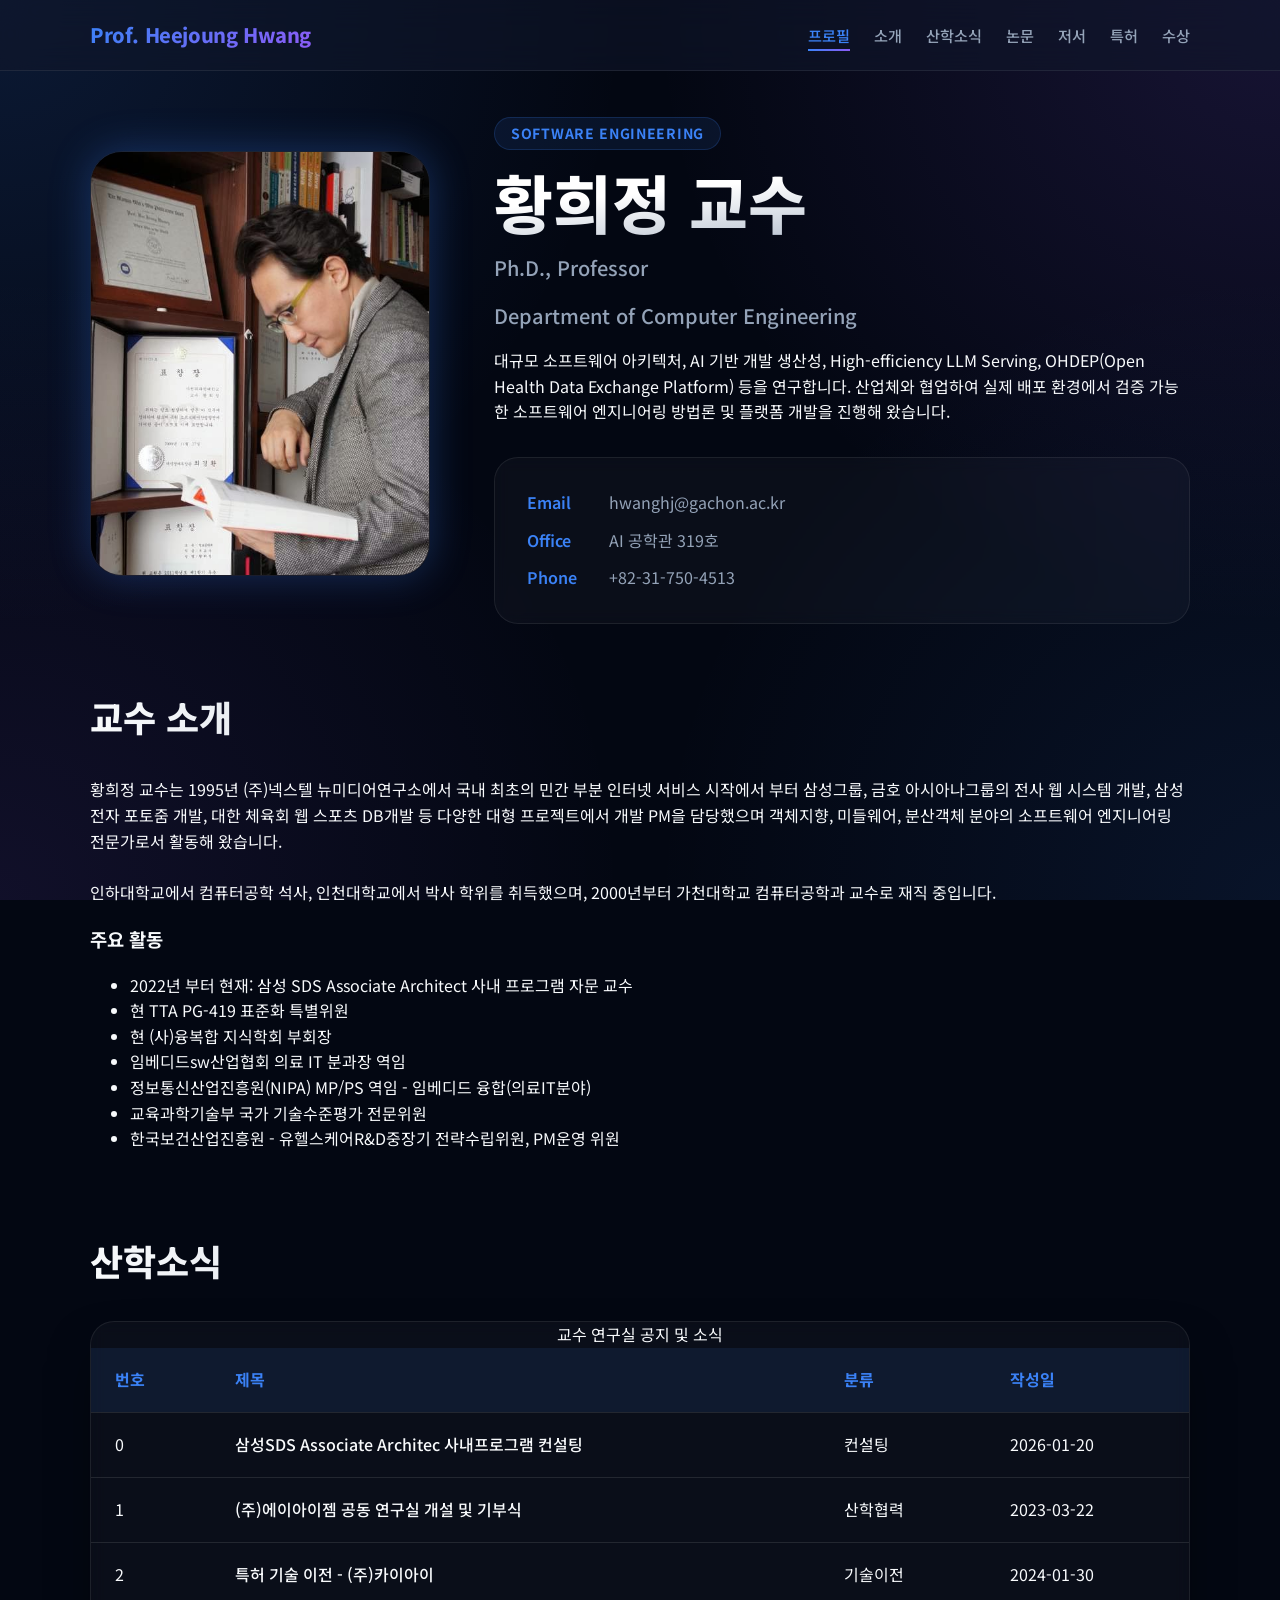
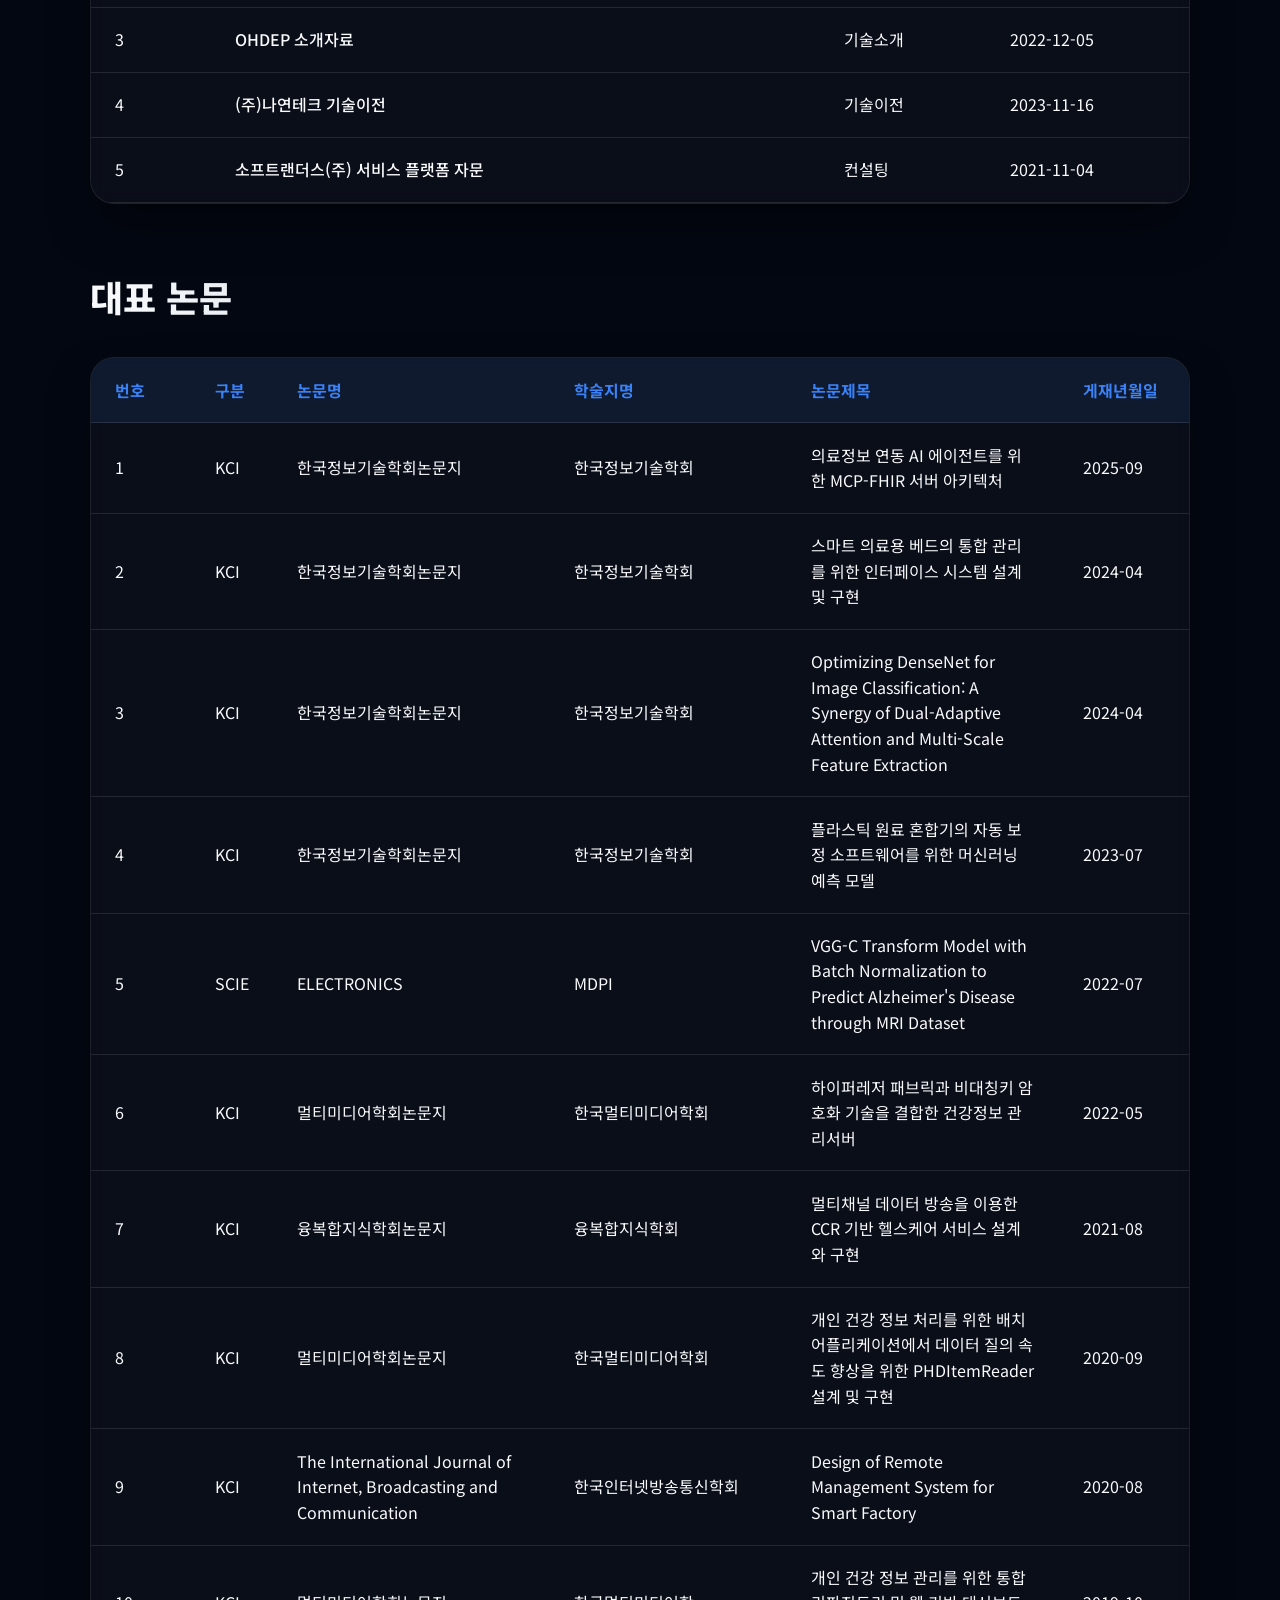
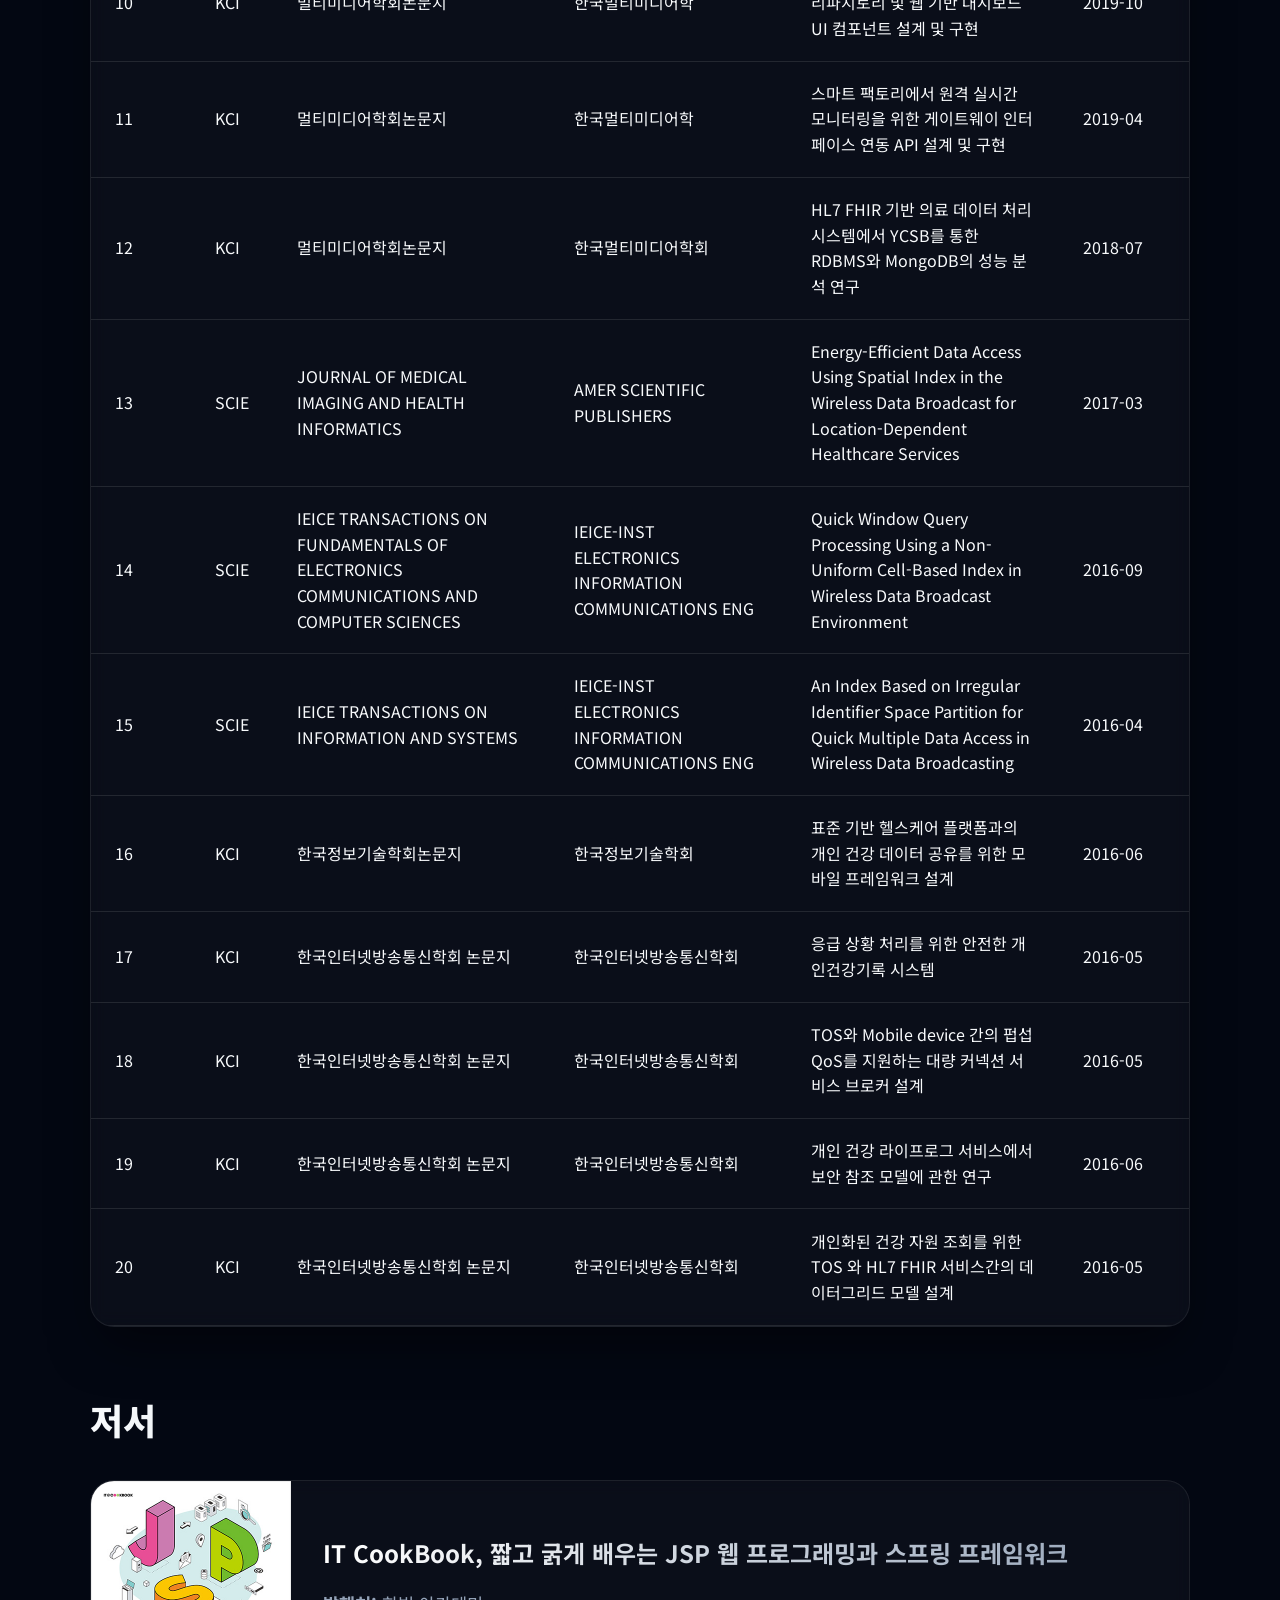
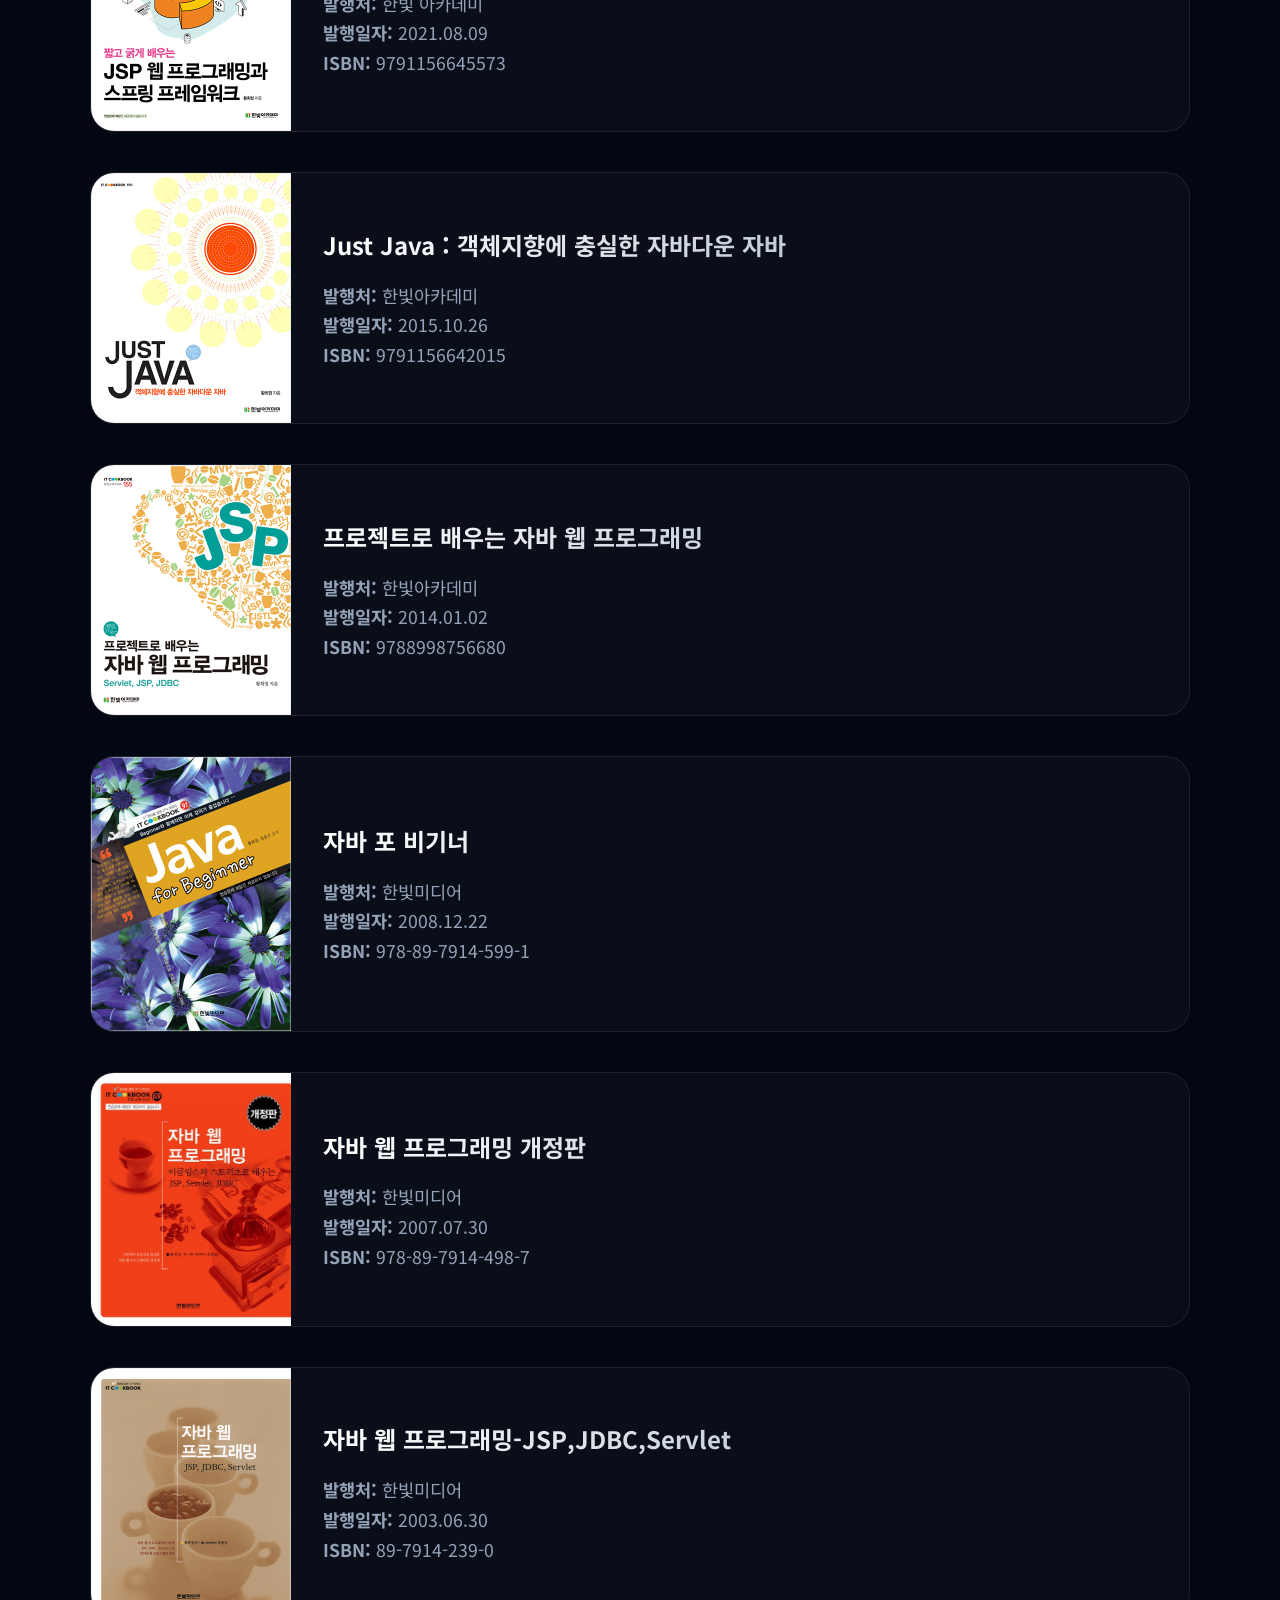
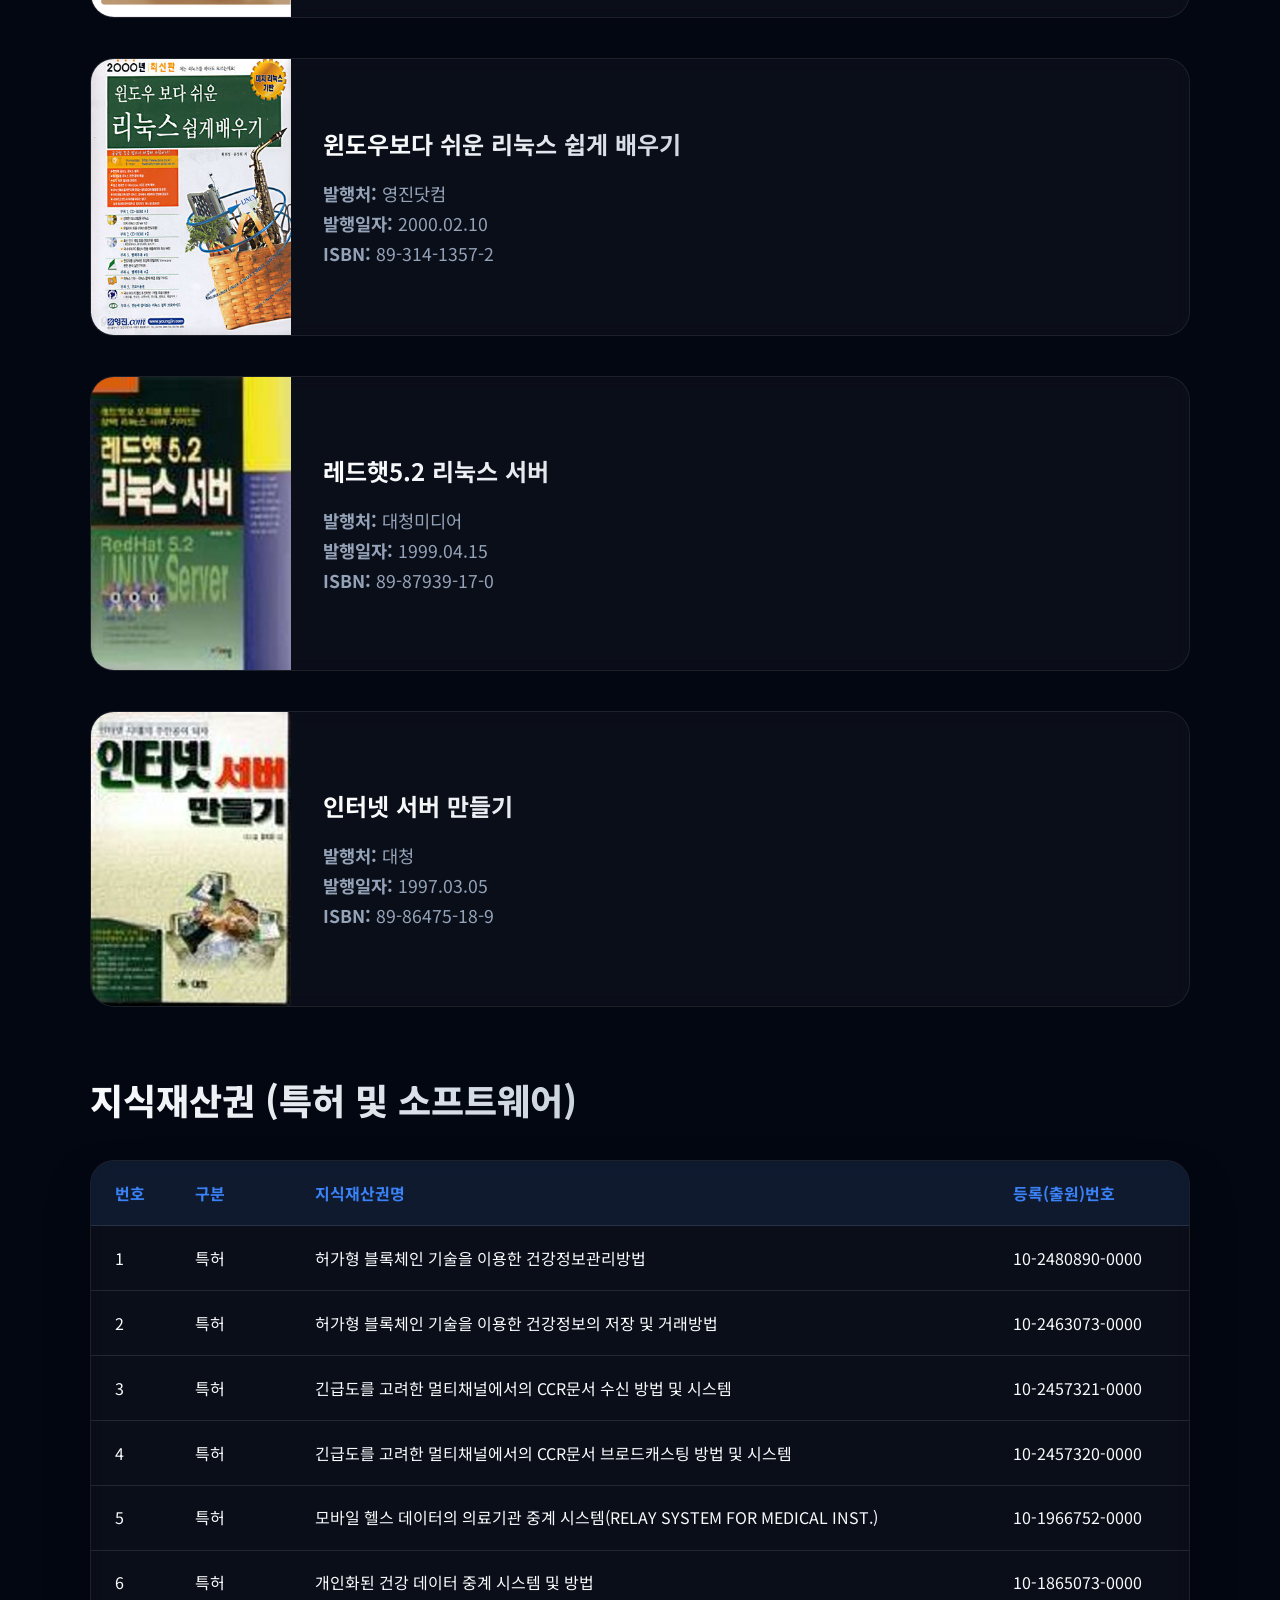
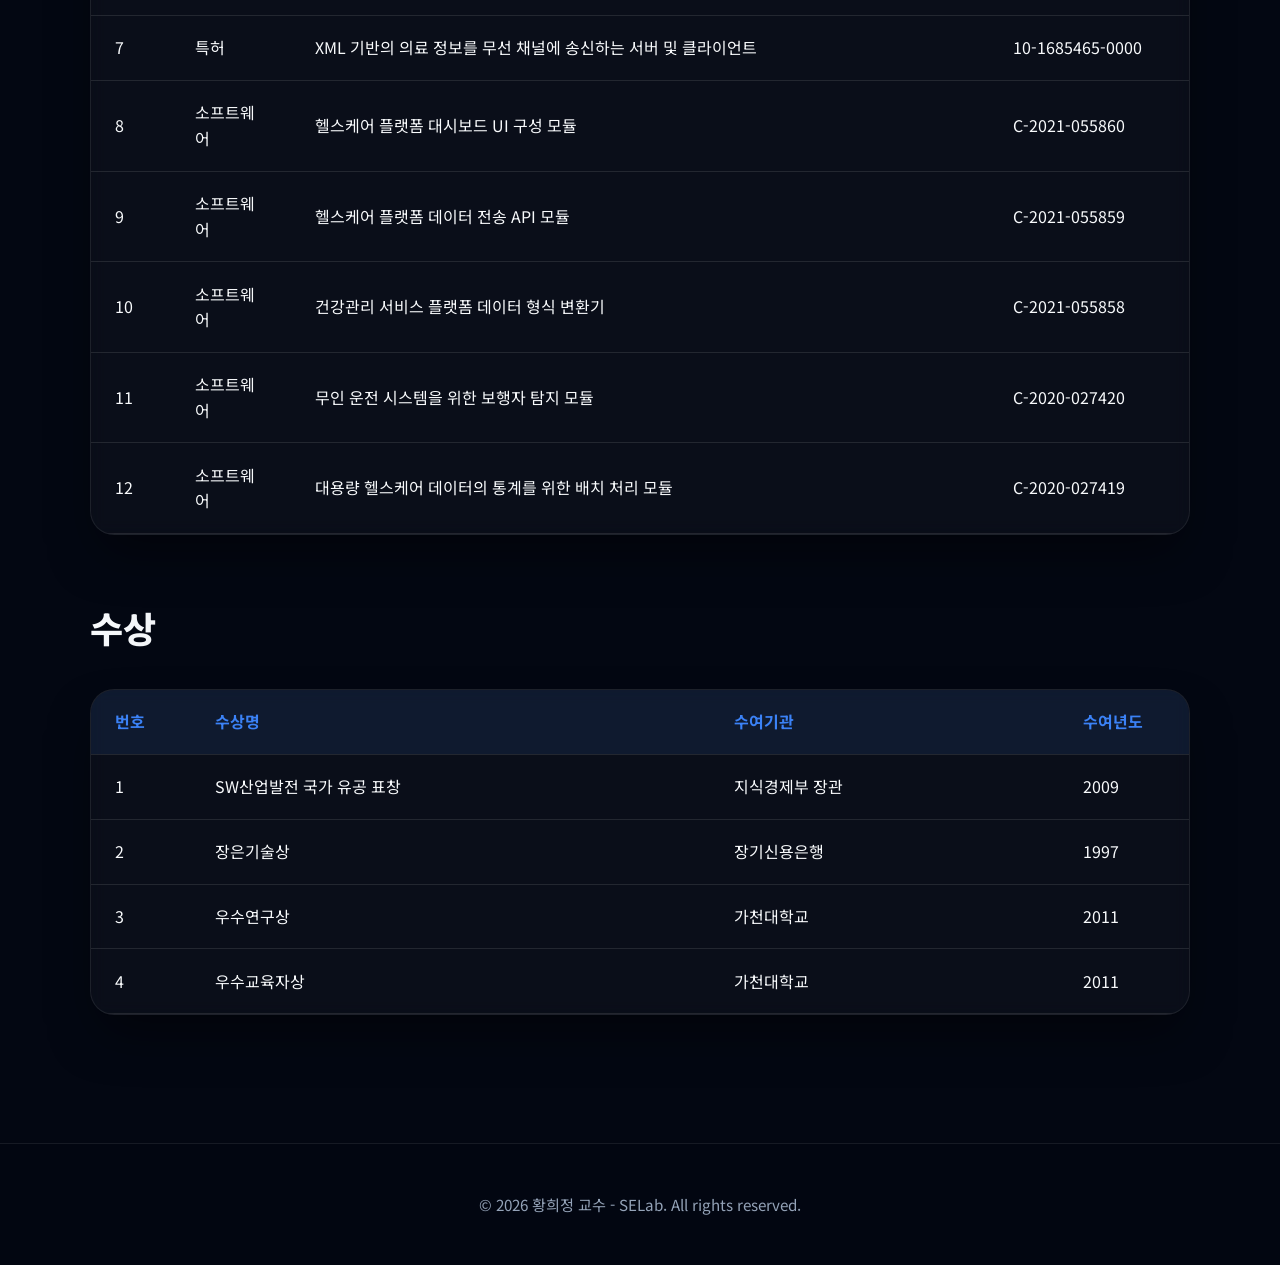
<file: index.html>
<!doctype html>
<html lang="ko">

<head>
  <meta charset="utf-8" />
  <meta name="viewport" content="width=device-width, initial-scale=1" />
  <meta name="description" content="소프트웨어 아키텍처 전문가 황희정 교수 개인 홈페이지" />
  <title>황희정 교수 | SELab</title>
  <link rel="preconnect" href="https://fonts.googleapis.com" />
  <link rel="preconnect" href="https://fonts.gstatic.com" crossorigin />
  <link href="https://fonts.googleapis.com/css2?family=Noto+Sans+KR:wght@400;500;700;800&display=swap" rel="stylesheet" />
  <link rel="stylesheet" href="style.css" />
</head>

<body>
  <header class="site-header" id="top">
    <div class="container header-inner">
      <a href="#top" class="brand">Prof. Heejoung Hwang</a>
      <button class="menu-toggle" aria-label="메뉴 열기" aria-expanded="false">☰</button>
      <nav class="nav" aria-label="주요 메뉴">
        <a href="#profile">프로필</a>
        <a href="#about">소개</a>
        <a href="#news">산학소식</a>
        <a href="#papers">논문</a>
        <a href="#books">저서</a>
        <a href="#patents">특허</a>
        <a href="#awards">수상</a>
      </nav>
    </div>
  </header>
  <main>
    <section class="hero section" id="profile">
      <div class="container hero-grid">
        <img class="profile-photo" src="img/profile.jpg" alt="황희정 교수 프로필 사진" />
        <div class="hero-text">
          <p class="eyebrow">Software Engineering</p>
          <h1>황희정 교수</h1>
          <p class="subtitle">Ph.D., Professor</p>
          <p class="subtitle">Department of Computer Engineering</p>
          <p>
            대규모 소프트웨어 아키텍처, AI 기반 개발 생산성, High-efficiency LLM Serving, OHDEP(Open Health Data Exchange Platform) 등을 연구합니다.
            산업체와 협업하여 실제 배포 환경에서 검증 가능한 소프트웨어 엔지니어링 방법론 및 플랫폼 개발을 진행해 왔습니다.
          </p>
          <ul class="quick-info">
            <li><strong>Email</strong> hwanghj@gachon.ac.kr</li>
            <li><strong>Office</strong> AI 공학관 319호</li>
            <li><strong>Phone</strong> +82-31-750-4513</li>
          </ul>
        </div>
      </div>
    </section>

    <section class="section" id="about">
      <div class="container">
        <h2>교수 소개</h2>
        <p>
          황희정 교수는 1995년 (주)넥스텔 뉴미디어연구소에서 국내 최초의 민간 부분 인터넷 서비스 시작에서 부터
          삼성그룹, 금호 아시아나그룹의 전사 웹 시스템 개발, 삼성전자 포토줌 개발, 대한 체육회 웹 스포츠 DB개발 등 다양한 대형 프로젝트에서 개발 PM을 담당했으며
          객체지향, 미들웨어, 분산객체 분야의 소프트웨어 엔지니어링 전문가로서 활동해 왔습니다.<br><br>

          인하대학교에서 컴퓨터공학 석사, 인천대학교에서 박사 학위를 취득했으며, 2000년부터 가천대학교 컴퓨터공학과 교수로 재직 중입니다.
        </p>
        <p>
        <h3>주요 활동</h3>
        <ul>
          <li>2022년 부터 현재: 삼성 SDS Associate Architect 사내 프로그램 자문 교수</li>
          <li>현 TTA PG-419 표준화 특별위원</li>
          <li>현 (사)융복합 지식학회 부회장</li>
          <li>임베디드sw산업협회 의료 IT 분과장 역임</li>
          <li>정보통신산업진흥원(NIPA) MP/PS 역임 - 임베디드 융합(의료IT분야)</li>
          <li>교육과학기술부 국가 기술수준평가 전문위원</li>
          <li>한국보건산업진흥원 - 유헬스케어R&D중장기 전략수립위원, PM운영 위원</li>

        </ul>
        </p>
      </div>
    </section>

    <section class="section" id="news">
      <div class="container">
        <h2>산학소식</h2>
        <div class="news-board-wrap">
          <table class="news-board">
            <caption>교수 연구실 공지 및 소식</caption>
            <thead>
              <tr>
                <th scope="col">번호</th>
                <th scope="col">제목</th>
                <th scope="col">분류</th>
                <th scope="col">작성일</th>
              </tr>
            </thead>
            <tbody>
              <tr>
                <td>0</td>
                <td><a href="news/0.html">삼성SDS Associate Architec 사내프로그램 컨설팅</a></td>
                <td>컨설팅</td>
                <td>2026-01-20</td>
              </tr>
              <tr>
                <td>1</td>
                <td><a href="news/1.html">(주)에이아이젬 공동 연구실 개설 및 기부식</a></td>
                <td>산학협력</td>
                <td>2023-03-22</td>
              </tr>
              <tr>
                <td>2</td>
                <td><a href="news/2.html">특허 기술 이전 - (주)카이아이</a></td>
                <td>기술이전</td>
                <td>2024-01-30</td>
              </tr>
              <tr>
                <td>3</td>
                <td><a href="news/3.html">OHDEP 소개자료</a></td>
                <td>기술소개</td>
                <td>2022-12-05</td>
              </tr>
              <tr>
                <td>4</td>
                <td><a href="news/4.html">(주)나연테크 기술이전</a></td>
                <td>기술이전</td>
                <td>2023-11-16</td>
              </tr>
              <tr>
                <td>5</td>
                <td><a href="news/5.html">소프트랜더스(주) 서비스 플랫폼 자문</a></td>
                <td>컨설팅</td>
                <td>2021-11-04</td>
              </tr>
            </tbody>
          </table>
        </div>
      </div>
    </section>

    <section class="section" id="papers">
      <div class="container">
        <h2>대표 논문</h2>
        <div class="news-board-wrap">
          <table class="news-board">
            <thead>
              <tr>
                <th scope="col" style="width:100px">번호</th>
                <th scope="col">구분</th>
                <th scope="col">논문명</th>
                <th scope="col">학술지명</th>
                <th scope="col">논문제목</th>
                <th scope="col" style="width: 130px;">게재년월일</th>
              </tr>
            </thead>
            <tbody>
              <tr>
                <td>1</td>
                <td>KCI</td>
                <td>한국정보기술학회논문지</td>
                <td>한국정보기술학회</td>
                <td>의료정보 연동 AI 에이전트를 위한 MCP-FHIR 서버 아키텍처</td>
                <td>2025-09</td>
              </tr>
              <tr>
                <td>2</td>
                <td>KCI</td>
                <td>한국정보기술학회논문지</td>
                <td>한국정보기술학회</td>
                <td>스마트 의료용 베드의 통합 관리를 위한 인터페이스 시스템 설계 및 구현</td>
                <td>2024-04</td>
              </tr>
              <tr>
                <td>3</td>
                <td>KCI</td>
                <td>한국정보기술학회논문지</td>
                <td>한국정보기술학회</td>
                <td>Optimizing DenseNet for Image Classification: A Synergy of Dual-Adaptive Attention and Multi-Scale Feature Extraction</td>
                <td>2024-04</td>
              </tr>
              <tr>
                <td>4</td>
                <td>KCI</td>
                <td>한국정보기술학회논문지</td>
                <td>한국정보기술학회</td>
                <td>플라스틱 원료 혼합기의 자동 보정 소프트웨어를 위한 머신러닝 예측 모델</td>
                <td>2023-07</td>
              </tr>
              <tr>
                <td>5</td>
                <td>SCIE</td>
                <td>ELECTRONICS</td>
                <td>MDPI</td>
                <td>VGG-C Transform Model with Batch Normalization to Predict Alzheimer's Disease through MRI Dataset</td>
                <td>2022-07</td>
              </tr>
              <tr>
                <td>6</td>
                <td>KCI</td>
                <td>멀티미디어학회논문지</td>
                <td>한국멀티미디어학회</td>
                <td>하이퍼레저 패브릭과 비대칭키 암호화 기술을 결합한 건강정보 관리서버</td>
                <td>2022-05</td>
              </tr>
              <tr>
                <td>7</td>
                <td>KCI</td>
                <td>융복합지식학회논문지</td>
                <td>융복합지식학회</td>
                <td>멀티채널 데이터 방송을 이용한 CCR 기반 헬스케어 서비스 설계와 구현</td>
                <td>2021-08</td>
              </tr>
              <tr>
                <td>8</td>
                <td>KCI</td>
                <td>멀티미디어학회논문지</td>
                <td>한국멀티미디어학회</td>
                <td>개인 건강 정보 처리를 위한 배치 어플리케이션에서 데이터 질의 속도 향상을 위한 PHDItemReader 설계 및 구현</td>
                <td>2020-09</td>
              </tr>
              <tr>
                <td>9</td>
                <td>KCI</td>
                <td>The International Journal of Internet, Broadcasting and Communication</td>
                <td>한국인터넷방송통신학회</td>
                <td>Design of Remote Management System for Smart Factory</td>
                <td>2020-08</td>
              </tr>
              <tr>
                <td>10</td>
                <td>KCI</td>
                <td>멀티미디어학회논문지</td>
                <td>한국멀티미디어학</td>
                <td>개인 건강 정보 관리를 위한 통합 리파지토리 및 웹 기반 대시보드 UI 컴포넌트 설계 및 구현</td>
                <td>2019-10</td>
              </tr>
              <tr>
                <td>11</td>
                <td>KCI</td>
                <td>멀티미디어학회논문지</td>
                <td>한국멀티미디어학</td>
                <td>스마트 팩토리에서 원격 실시간 모니터링을 위한 게이트웨이 인터페이스 연동 API 설계 및 구현</td>
                <td>2019-04</td>
              </tr>
              <tr>
                <td>12</td>
                <td>KCI</td>
                <td>멀티미디어학회논문지</td>
                <td>한국멀티미디어학회</td>
                <td>HL7 FHIR 기반 의료 데이터 처리 시스템에서 YCSB를 통한 RDBMS와 MongoDB의 성능 분석 연구</td>
                <td>2018-07</td>
              </tr>
              <tr>
                <td>13</td>
                <td>SCIE</td>
                <td>JOURNAL OF MEDICAL IMAGING AND HEALTH INFORMATICS</td>
                <td>AMER SCIENTIFIC PUBLISHERS</td>
                <td>Energy-Efficient Data Access Using Spatial Index in the Wireless Data Broadcast for Location-Dependent Healthcare Services</td>
                <td>2017-03</td>
              </tr>
              <tr>
                <td>14</td>
                <td>SCIE</td>
                <td>IEICE TRANSACTIONS ON FUNDAMENTALS OF ELECTRONICS COMMUNICATIONS AND COMPUTER SCIENCES</td>
                <td>IEICE-INST ELECTRONICS INFORMATION COMMUNICATIONS ENG</td>
                <td>Quick Window Query Processing Using a Non-Uniform Cell-Based Index in Wireless Data Broadcast Environment</td>
                <td>2016-09</td>
              </tr>
              <tr>
                <td>15</td>
                <td>SCIE</td>
                <td>IEICE TRANSACTIONS ON INFORMATION AND SYSTEMS</td>
                <td>IEICE-INST ELECTRONICS INFORMATION COMMUNICATIONS ENG</td>
                <td>An Index Based on Irregular Identifier Space Partition for Quick Multiple Data Access in Wireless Data Broadcasting</td>
                <td>2016-04</td>
              </tr>
              <tr>
                <td>16</td>
                <td>KCI</td>
                <td>한국정보기술학회논문지</td>
                <td>한국정보기술학회</td>
                <td>표준 기반 헬스케어 플랫폼과의 개인 건강 데이터 공유를 위한 모바일 프레임워크 설계</td>
                <td>2016-06</td>
              </tr>
              <tr>
                <td>17</td>
                <td>KCI</td>
                <td>한국인터넷방송통신학회 논문지</td>
                <td>한국인터넷방송통신학회</td>
                <td>응급 상황 처리를 위한 안전한 개인건강기록 시스템</td>
                <td>2016-05</td>
              </tr>
              <tr>
                <td>18</td>
                <td>KCI</td>
                <td>한국인터넷방송통신학회 논문지</td>
                <td>한국인터넷방송통신학회</td>
                <td>TOS와 Mobile device 간의 펍섭 QoS를 지원하는 대량 커넥션 서비스 브로커 설계</td>
                <td>2016-05</td>
              </tr>
              <tr>
                <td>19</td>
                <td>KCI</td>
                <td>한국인터넷방송통신학회 논문지</td>
                <td>한국인터넷방송통신학회</td>
                <td>개인 건강 라이프로그 서비스에서 보안 참조 모델에 관한 연구</td>
                <td>2016-06</td>
              </tr>
              <tr>
                <td>20</td>
                <td>KCI</td>
                <td>한국인터넷방송통신학회 논문지</td>
                <td>한국인터넷방송통신학회</td>
                <td>개인화된 건강 자원 조회를 위한 TOS 와 HL7 FHIR 서비스간의 데이터그리드 모델 설계</td>
                <td>2016-05</td>
              </tr>
            </tbody>
          </table>
        </div>
      </div>
    </section>

    <section class="section" id="books">
      <div class="container">
        <h2>저서</h2>
        <div class="project-list">
          <article class="project-item">
            <img src="img/1.jpg" alt="Book Cover" />
            <div class="project-body">
              <h3>IT CookBook, 짧고 굵게 배우는 JSP 웹 프로그래밍과 스프링 프레임워크</h3>
              <p>
                <strong>발행처:</strong> 한빛 아카데미<br>
                <strong>발행일자:</strong> 2021.08.09<br>
                <strong>ISBN:</strong> 9791156645573
              </p>
            </div>
          </article>

          <article class="project-item">
            <img src="img/2.jpg" alt="Book Cover" />
            <div class="project-body">
              <h3>Just Java : 객체지향에 충실한 자바다운 자바</h3>
              <p>
                <strong>발행처:</strong> 한빛아카데미<br>
                <strong>발행일자:</strong> 2015.10.26<br>
                <strong>ISBN:</strong> 9791156642015
              </p>
            </div>
          </article>

          <article class="project-item">
            <img src="img/3.jpg" alt="Book Cover" />
            <div class="project-body">
              <h3>프로젝트로 배우는 자바 웹 프로그래밍</h3>
              <p>
                <strong>발행처:</strong> 한빛아카데미<br>
                <strong>발행일자:</strong> 2014.01.02<br>
                <strong>ISBN:</strong> 9788998756680
              </p>
            </div>
          </article>

          <article class="project-item">
            <img src="img/4.jpg" alt="Book Cover" />
            <div class="project-body">
              <h3>자바 포 비기너</h3>
              <p>
                <strong>발행처:</strong> 한빛미디어<br>
                <strong>발행일자:</strong> 2008.12.22<br>
                <strong>ISBN:</strong> 978-89-7914-599-1
              </p>
            </div>
          </article>

          <article class="project-item">
            <img src="img/5.jpg" alt="Book Cover" />
            <div class="project-body">
              <h3>자바 웹 프로그래밍 개정판</h3>
              <p>
                <strong>발행처:</strong> 한빛미디어<br>
                <strong>발행일자:</strong> 2007.07.30<br>
                <strong>ISBN:</strong> 978-89-7914-498-7
              </p>
            </div>
          </article>

          <article class="project-item">
            <img src="img/6.jpg" alt="Book Cover" />
            <div class="project-body">
              <h3>자바 웹 프로그래밍-JSP,JDBC,Servlet</h3>
              <p>
                <strong>발행처:</strong> 한빛미디어<br>
                <strong>발행일자:</strong> 2003.06.30<br>
                <strong>ISBN:</strong> 89-7914-239-0
              </p>
            </div>
          </article>

          <article class="project-item">
            <img src="img/7.jpg" alt="Book Cover" />
            <div class="project-body">
              <h3>윈도우보다 쉬운 리눅스 쉽게 배우기</h3>
              <p>
                <strong>발행처:</strong> 영진닷컴<br>
                <strong>발행일자:</strong> 2000.02.10<br>
                <strong>ISBN:</strong> 89-314-1357-2
              </p>
            </div>
          </article>

          <article class="project-item">
            <img src="img/8.jpg" alt="Book Cover" />
            <div class="project-body">
              <h3>레드햇5.2 리눅스 서버</h3>
              <p>
                <strong>발행처:</strong> 대청미디어<br>
                <strong>발행일자:</strong> 1999.04.15<br>
                <strong>ISBN:</strong> 89-87939-17-0
              </p>
            </div>
          </article>

          <article class="project-item">
            <img src="img/9.jpg" alt="Book Cover" />
            <div class="project-body">
              <h3>인터넷 서버 만들기</h3>
              <p>
                <strong>발행처:</strong> 대청<br>
                <strong>발행일자:</strong> 1997.03.05<br>
                <strong>ISBN:</strong> 89-86475-18-9
              </p>
            </div>
          </article>
        </div>
      </div>
    </section>

    <section class="section" id="patents">
      <div class="container">
        <h2>지식재산권 (특허 및 소프트웨어)</h2>
        <div class="news-board-wrap">
          <table class="news-board">
            <thead>
              <tr>
                <th scope="col" style="width: 80px;">번호</th>
                <th scope="col" style="width: 120px;">구분</th>
                <th scope="col">지식재산권명</th>
                <th scope="col" style="width: 200px;">등록(출원)번호</th>
              </tr>
            </thead>
            <tbody>
              <tr>
                <td>1</td>
                <td>특허</td>
                <td>허가형 블록체인 기술을 이용한 건강정보관리방법</td>
                <td>10-2480890-0000</td>
              </tr>
              <tr>
                <td>2</td>
                <td>특허</td>
                <td>허가형 블록체인 기술을 이용한 건강정보의 저장 및 거래방법</td>
                <td>10-2463073-0000</td>
              </tr>
              <tr>
                <td>3</td>
                <td>특허</td>
                <td>긴급도를 고려한 멀티채널에서의 CCR문서 수신 방법 및 시스템</td>
                <td>10-2457321-0000</td>
              </tr>
              <tr>
                <td>4</td>
                <td>특허</td>
                <td>긴급도를 고려한 멀티채널에서의 CCR문서 브로드캐스팅 방법 및 시스템</td>
                <td>10-2457320-0000</td>
              </tr>
              <tr>
                <td>5</td>
                <td>특허</td>
                <td>모바일 헬스 데이터의 의료기관 중계 시스템(RELAY SYSTEM FOR MEDICAL INST.)</td>
                <td>10-1966752-0000</td>
              </tr>
              <tr>
                <td>6</td>
                <td>특허</td>
                <td>개인화된 건강 데이터 중계 시스템 및 방법</td>
                <td>10-1865073-0000</td>
              </tr>
              <tr>
                <td>7</td>
                <td>특허</td>
                <td>XML 기반의 의료 정보를 무선 채널에 송신하는 서버 및 클라이언트</td>
                <td>10-1685465-0000</td>
              </tr>
              <tr>
                <td>8</td>
                <td>소프트웨어</td>
                <td>헬스케어 플랫폼 대시보드 UI 구성 모듈</td>
                <td>C-2021-055860</td>
              </tr>
              <tr>
                <td>9</td>
                <td>소프트웨어</td>
                <td>헬스케어 플랫폼 데이터 전송 API 모듈</td>
                <td>C-2021-055859</td>
              </tr>
              <tr>
                <td>10</td>
                <td>소프트웨어</td>
                <td>건강관리 서비스 플랫폼 데이터 형식 변환기</td>
                <td>C-2021-055858</td>
              </tr>
              <tr>
                <td>11</td>
                <td>소프트웨어</td>
                <td>무인 운전 시스템을 위한 보행자 탐지 모듈</td>
                <td>C-2020-027420</td>
              </tr>
              <tr>
                <td>12</td>
                <td>소프트웨어</td>
                <td>대용량 헬스케어 데이터의 통계를 위한 배치 처리 모듈</td>
                <td>C-2020-027419</td>
              </tr>
            </tbody>
          </table>
        </div>
      </div>
    </section>

    <section class="section" id="awards">
      <div class="container">
        <h2>수상</h2>
        <div class="news-board-wrap">
          <table class="news-board">
            <thead>
              <tr>
                <th scope="col" style="width: 100px;">번호</th>
                <th scope="col">수상명</th>
                <th scope="col">수여기관</th>
                <th scope="col" style="width: 130px;">수여년도</th>
              </tr>
            </thead>
            <tbody>
              <tr>
                <td>1</td>
                <td>SW산업발전 국가 유공 표창</td>
                <td>지식경제부 장관</td>
                <td>2009</td>
              </tr>
              <tr>
                <td>2</td>
                <td>장은기술상</td>
                <td>장기신용은행</td>
                <td>1997</td>
              </tr>
              <tr>
                <td>3</td>
                <td>우수연구상</td>
                <td>가천대학교</td>
                <td>2011</td>
              </tr>
              <tr>
                <td>4</td>
                <td>우수교육자상</td>
                <td>가천대학교</td>
                <td>2011</td>
              </tr>
            </tbody>
          </table>
        </div>
      </div>
    </section>
  </main>

  <footer class="site-footer">
    <div class="container">
      <p>© 2026 황희정 교수 - SELab. All rights reserved.</p>
    </div>
  </footer>

  <script src="script.js"></script>
</body>

</html>
</file>
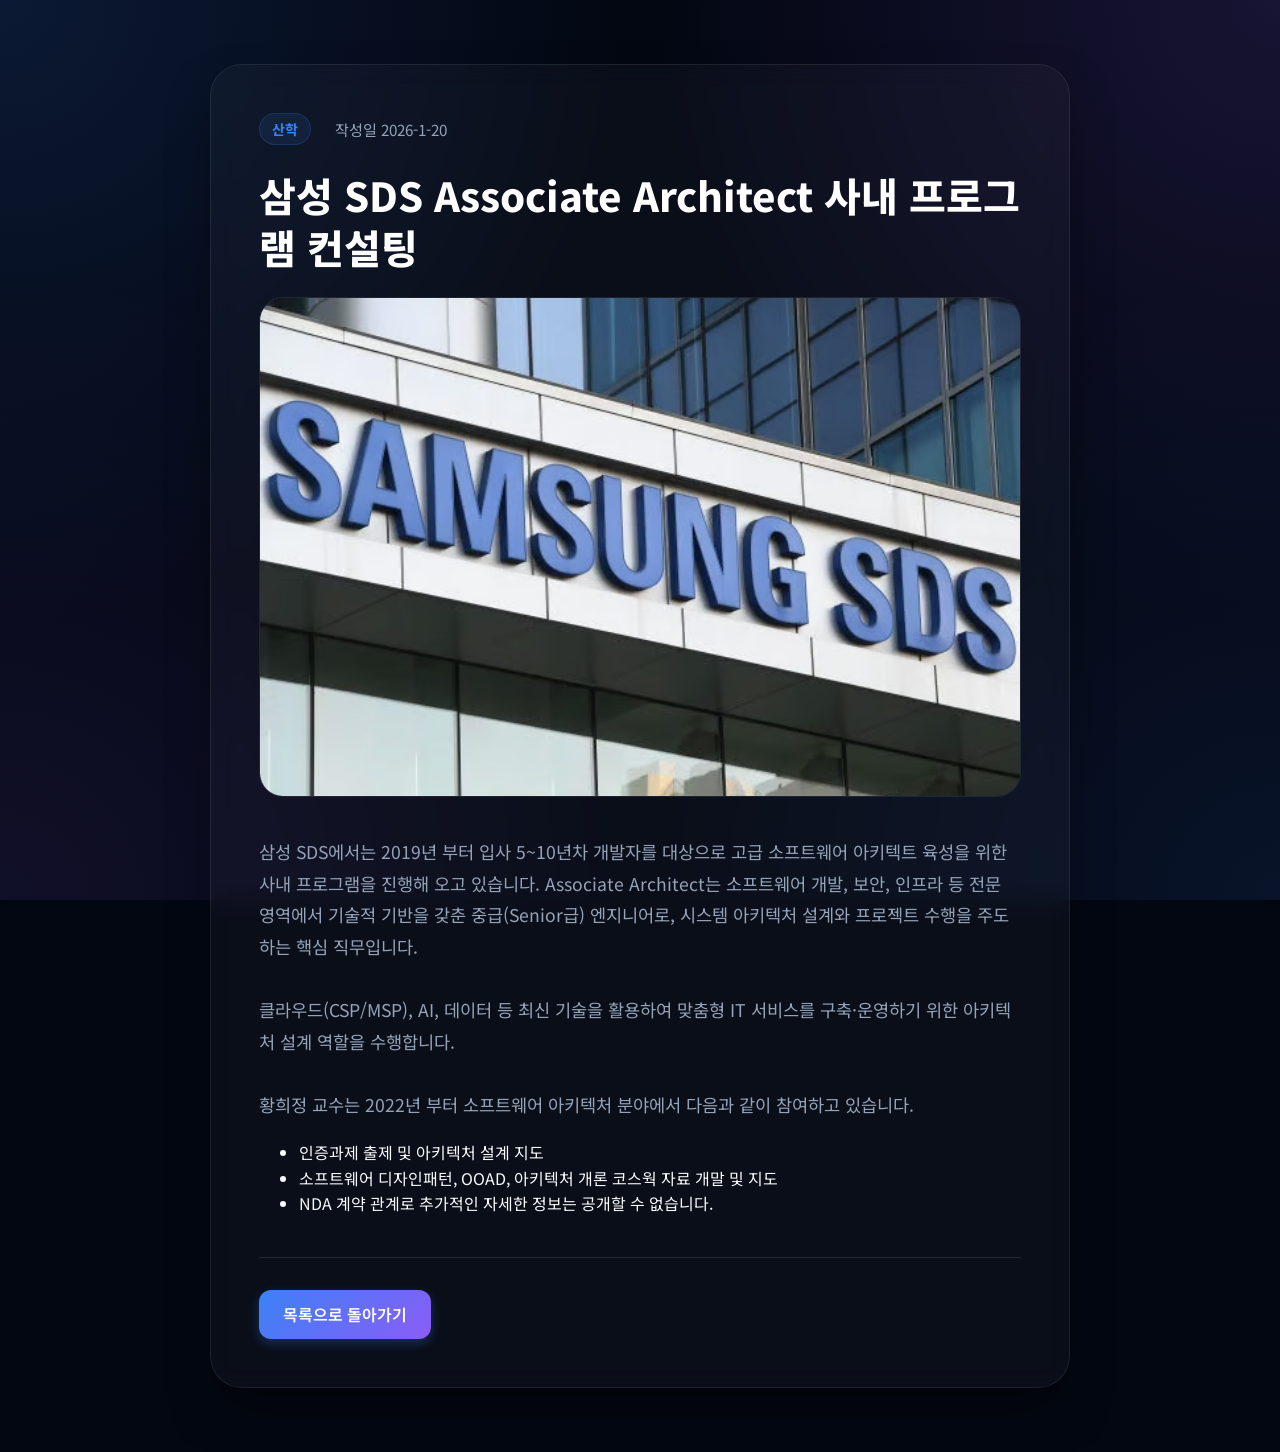
<file: news/0.html>
<!doctype html>
<html lang="ko">

<head>
  <meta charset="utf-8" />
  <meta name="viewport" content="width=device-width, initial-scale=1" />
  <meta name="description" />
  <title>삼성 SDS 아키텍처 자문</title>
  <link rel="preconnect" href="https://fonts.googleapis.com" />
  <link rel="preconnect" href="https://fonts.gstatic.com" crossorigin />
  <link href="https://fonts.googleapis.com/css2?family=Noto+Sans+KR:wght@400;500;700;800&display=swap" rel="stylesheet" />
  <link rel="stylesheet" href="../style.css" />
</head>

<body>
  <main class="news-page">
    <div class="container">
      <article class="news-article">
        <div class="news-meta-top">
          <span class="news-chip">산학</span>
          <span>작성일 2026-1-20</span>
        </div>
        <h1>삼성 SDS Associate Architect 사내 프로그램 컨설팅</h1>
        <img src="0.jpg" alt="협약 사진" />
        <p>
          삼성 SDS에서는 2019년 부터 입사 5~10년차 개발자를 대상으로 고급 소프트웨어 아키텍트 육성을 위한 사내 프로그램을 진행해 오고 있습니다. Associate Architect는 소프트웨어 개발, 보안, 인프라 등 전문 영역에서 기술적 기반을 갖춘 중급(Senior급) 엔지니어로, 시스템 아키텍처 설계와 프로젝트 수행을 주도하는 핵심 직무입니다.<BR><br>
          클라우드(CSP/MSP), AI, 데이터 등 최신 기술을 활용하여 맞춤형 IT 서비스를 구축·운영하기 위한 아키텍처 설계 역할을 수행합니다.<br><br>
          황희정 교수는 2022년 부터 소프트웨어 아키텍처 분야에서 다음과 같이 참여하고 있습니다.
        <ul>
          <li>인증과제 출제 및 아키텍처 설계 지도</li>
          <li>소프트웨어 디자인패턴, OOAD, 아키텍처 개론 코스웍 자료 개말 및 지도</li>
          <li>NDA 계약 관계로 추가적인 자세한 정보는 공개할 수 없습니다.</li>
        </ul>
        </p>

        <div class="news-actions">
          <a href="../index.html#news" class="btn-link">목록으로 돌아가기</a>
        </div>
      </article>
    </div>
  </main>
</body>

</html>
</file>
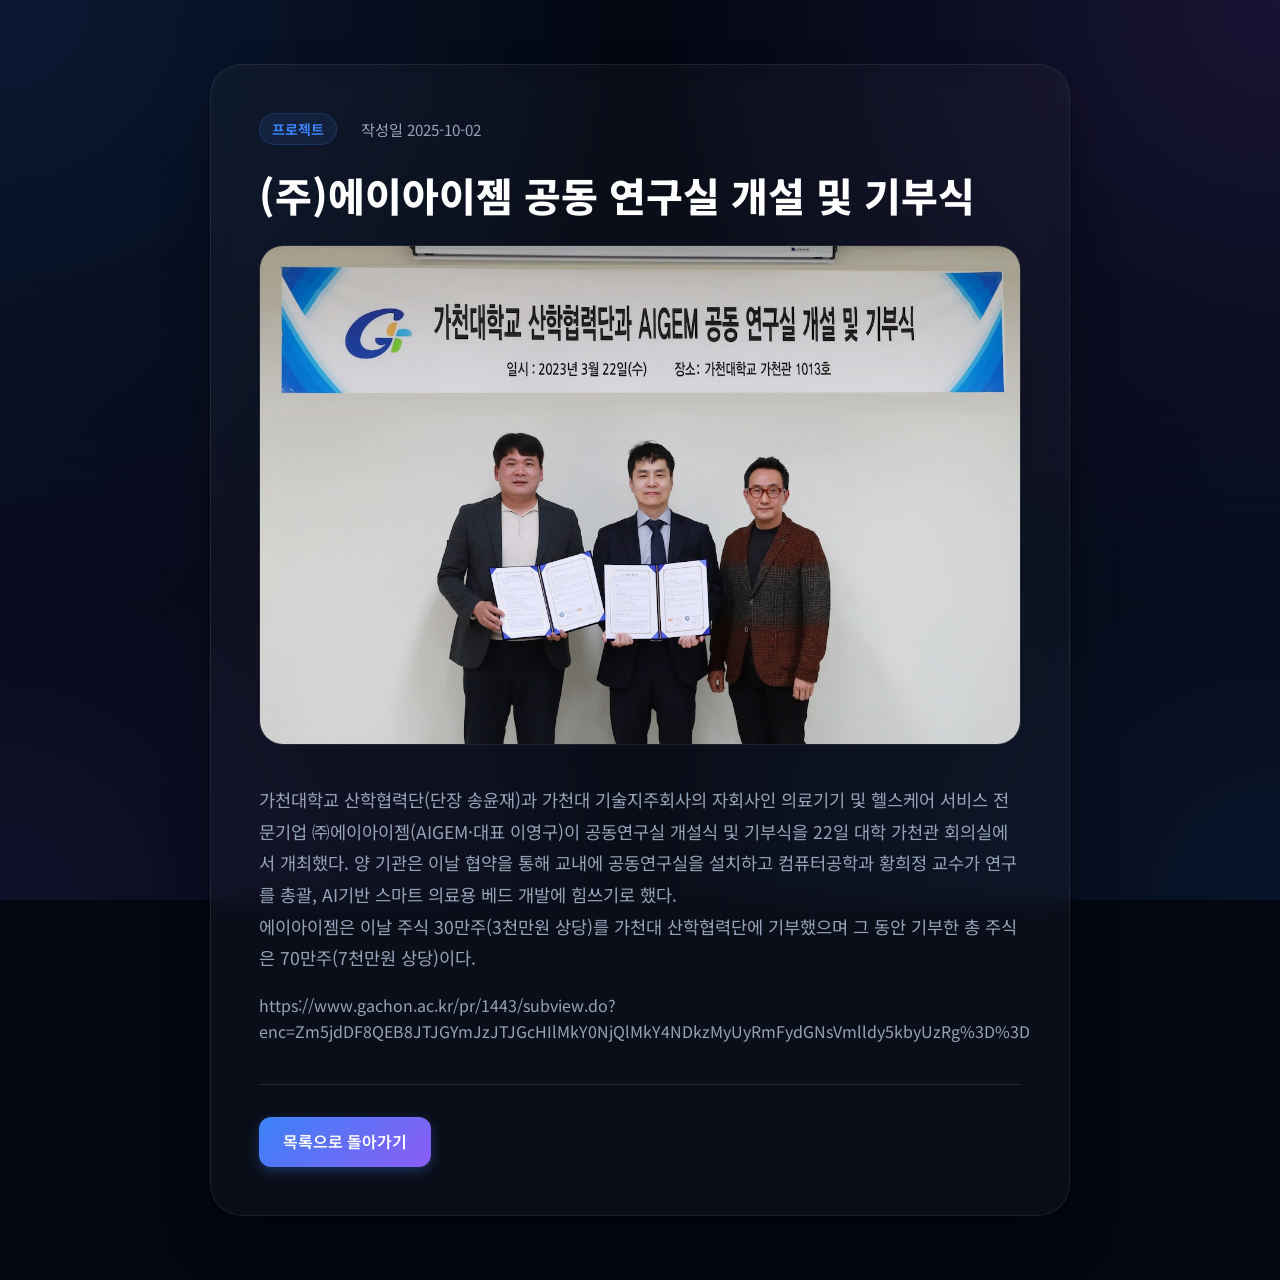
<file: news/1.html>
<!doctype html>
<html lang="ko">

<head>
  <meta charset="utf-8" />
  <meta name="viewport" content="width=device-width, initial-scale=1" />
  <meta name="description" content="(주)에이아이젬 공동 연구실 개설 및 기부식" />
  <title>(주)에이아이젬 공동 연구실 개설 및 기부식</title>
  <link rel="preconnect" href="https://fonts.googleapis.com" />
  <link rel="preconnect" href="https://fonts.gstatic.com" crossorigin />
  <link href="https://fonts.googleapis.com/css2?family=Noto+Sans+KR:wght@400;500;700;800&display=swap" rel="stylesheet" />
  <link rel="stylesheet" href="../style.css" />
</head>

<body>
  <main class="news-page">
    <div class="container">
      <article class="news-article">
        <div class="news-meta-top">
          <span class="news-chip">프로젝트</span>
          <span>작성일 2025-10-02</span>
        </div>
        <h1>(주)에이아이젬 공동 연구실 개설 및 기부식</h1>
        <img src="1.jpg" alt="협약 사진" />
        <p>
          가천대학교 산학협력단(단장 송윤재)과 가천대 기술지주회사의 자회사인 의료기기 및 헬스케어 서비스 전문기업 ㈜에이아이젬(AIGEM·대표 이영구)이 공동연구실 개설식 및 기부식을 22일 대학 가천관 회의실에서 개최했다.
          양 기관은 이날 협약을 통해 교내에 공동연구실을 설치하고 컴퓨터공학과 황희정 교수가 연구를 총괄, AI기반 스마트 의료용 베드 개발에 힘쓰기로 했다.<br>

          에이아이젬은 이날 주식 30만주(3천만원 상당)를 가천대 산학협력단에 기부했으며 그 동안 기부한 총 주식은 70만주(7천만원 상당)이다.
        </p>
        <a href="https://www.gachon.ac.kr/pr/1443/subview.do?enc=Zm5jdDF8QEB8JTJGYmJzJTJGcHIlMkY0NjQlMkY4NDkzMyUyRmFydGNsVmlldy5kbyUzRg%3D%3D" target="_blank">https://www.gachon.ac.kr/pr/1443/subview.do?enc=Zm5jdDF8QEB8JTJGYmJzJTJGcHIlMkY0NjQlMkY4NDkzMyUyRmFydGNsVmlldy5kbyUzRg%3D%3D</a>
        <div class="news-actions">
          <a href="../index.html#news" class="btn-link">목록으로 돌아가기</a>
        </div>
      </article>
    </div>
  </main>
</body>

</html>
</file>
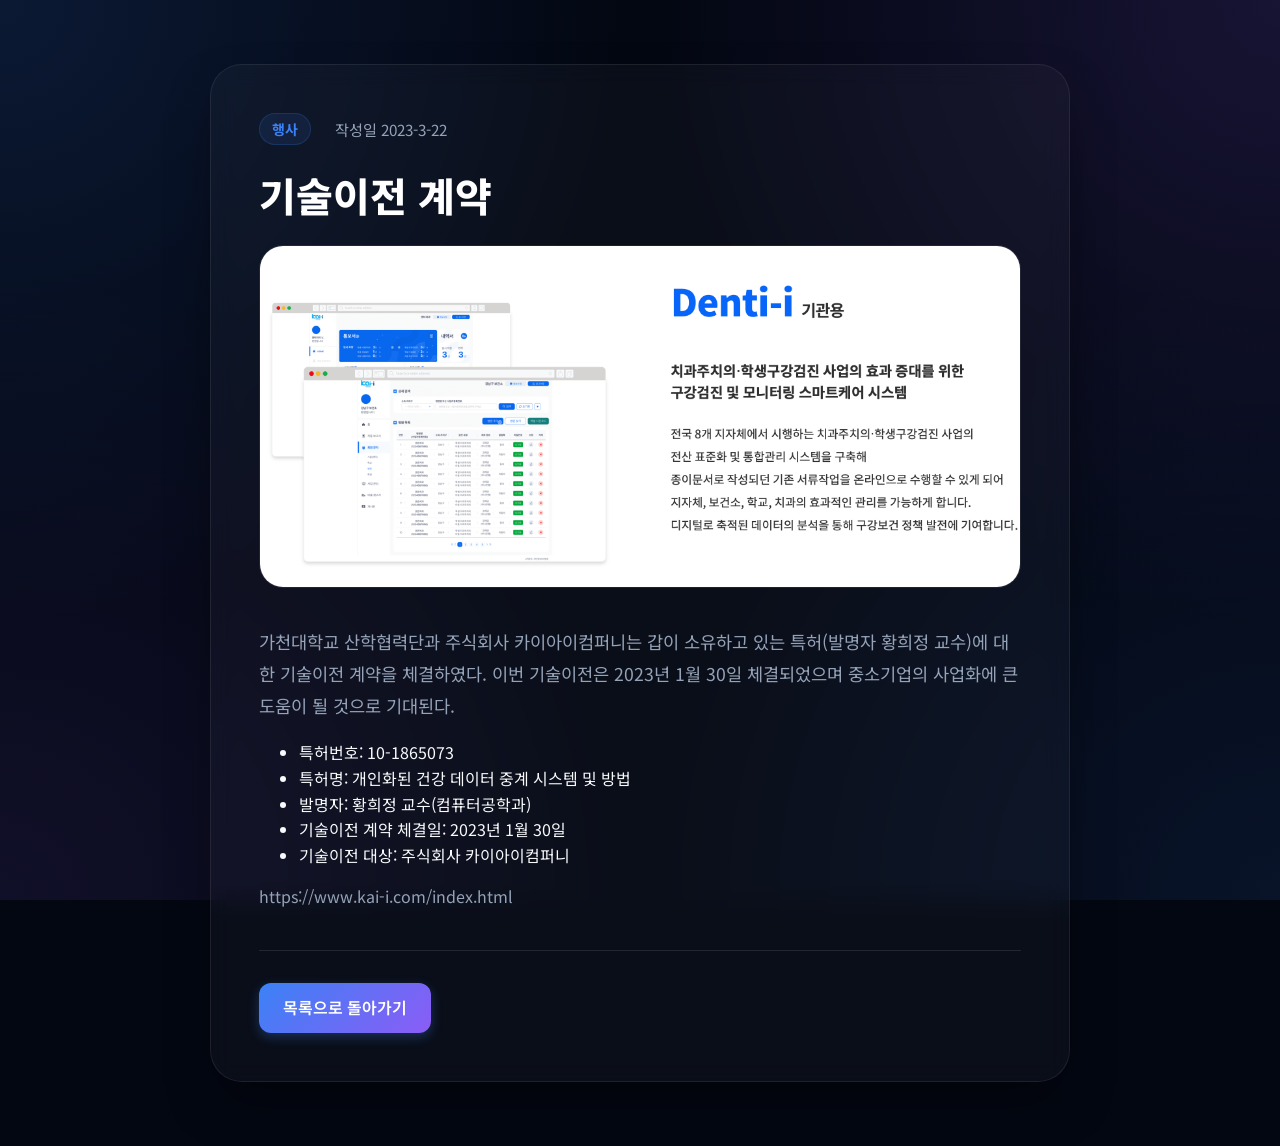
<file: news/2.html>
<!doctype html>
<html lang="ko">

<head>
  <meta charset="utf-8" />
  <meta name="viewport" content="width=device-width, initial-scale=1" />
  <meta name="description" content="산학협력 세미나 개최 소식" />
  <title>(주)카이아이 기술이전</title>
  <link rel="preconnect" href="https://fonts.googleapis.com" />
  <link rel="preconnect" href="https://fonts.gstatic.com" crossorigin />
  <link href="https://fonts.googleapis.com/css2?family=Noto+Sans+KR:wght@400;500;700;800&display=swap" rel="stylesheet" />
  <link rel="stylesheet" href="../style.css" />
</head>

<body>
  <main class="news-page">
    <div class="container">
      <article class="news-article">
        <div class="news-meta-top">
          <span class="news-chip">행사</span>
          <span>작성일 2023-3-22</span>
        </div>
        <h1>기술이전 계약</h1>
        <img src="2.jpg" alt="협약 사진" />
        <p>
          가천대학교 산학협력단과 주식회사 카이아이컴퍼니는 갑이 소유하고 있는 특허(발명자 황희정 교수)에 대한 기술이전 계약을 체결하였다.
          이번 기술이전은 2023년 1월 30일 체결되었으며 중소기업의 사업화에 큰 도움이 될 것으로 기대된다.
        </p>
        <ul>
          <li>특허번호: 10-1865073</li>
          <li>특허명: 개인화된 건강 데이터 중계 시스템 및 방법</li>
          <li>발명자: 황희정 교수(컴퓨터공학과)</li>
          <li>기술이전 계약 체결일: 2023년 1월 30일</li>
          <li>기술이전 대상: 주식회사 카이아이컴퍼니</li>
        </ul>
        <a href="https://www.kai-i.com/index.html" target="_blank">https://www.kai-i.com/index.html</a>
        <div class="news-actions">
          <a href="../index.html#news" class="btn-link">목록으로 돌아가기</a>
        </div>
      </article>
    </div>
  </main>
</body>

</html>
</file>
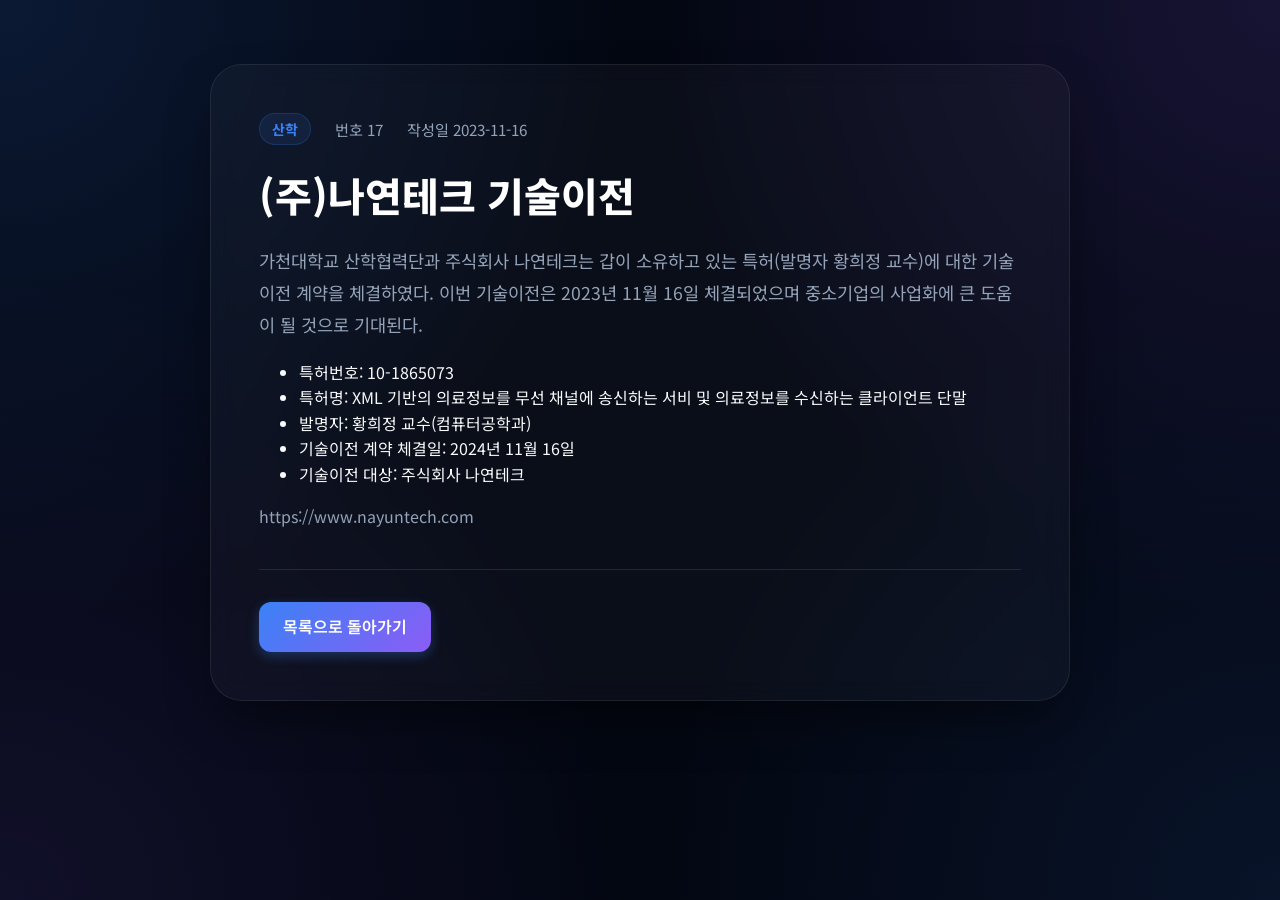
<file: news/4.html>
<!doctype html>
<html lang="ko">

<head>
  <meta charset="utf-8" />
  <meta name="viewport" content="width=device-width, initial-scale=1" />
  <meta name="description" content="2026학년도 1학기 연구실 모집 안내" />
  <title>(주)나연테크 기술이전)</title>
  <link rel="preconnect" href="https://fonts.googleapis.com" />
  <link rel="preconnect" href="https://fonts.gstatic.com" crossorigin />
  <link href="https://fonts.googleapis.com/css2?family=Noto+Sans+KR:wght@400;500;700;800&display=swap" rel="stylesheet" />
  <link rel="stylesheet" href="../style.css" />
</head>

<body>
  <main class="news-page">
    <div class="container">
      <article class="news-article">
        <div class="news-meta-top">
          <span class="news-chip">산학</span>
          <span>번호 17</span>
          <span>작성일 2023-11-16</span>
        </div>
        <h1>(주)나연테크 기술이전</h1>
        <p>
          가천대학교 산학협력단과 주식회사 나연테크는 갑이 소유하고 있는 특허(발명자 황희정 교수)에 대한 기술이전 계약을 체결하였다.
          이번 기술이전은 2023년 11월 16일 체결되었으며 중소기업의 사업화에 큰 도움이 될 것으로 기대된다.
        </p>
        <ul>
          <li>특허번호: 10-1865073</li>
          <li>특허명: XML 기반의 의료정보를 무선 채널에 송신하는 서비 및 의료정보를 수신하는 클라이언트 단말</li>
          <li>발명자: 황희정 교수(컴퓨터공학과)</li>
          <li>기술이전 계약 체결일: 2024년 11월 16일</li>
          <li>기술이전 대상: 주식회사 나연테크</li>
        </ul>
        <a href="https://www.nayuntech.com" target="_blank">https://www.nayuntech.com</a>

        <div class="news-actions">
          <a href="../index.html#news" class="btn-link">목록으로 돌아가기</a>
        </div>
      </article>
    </div>
  </main>
</body>

</html>
</file>
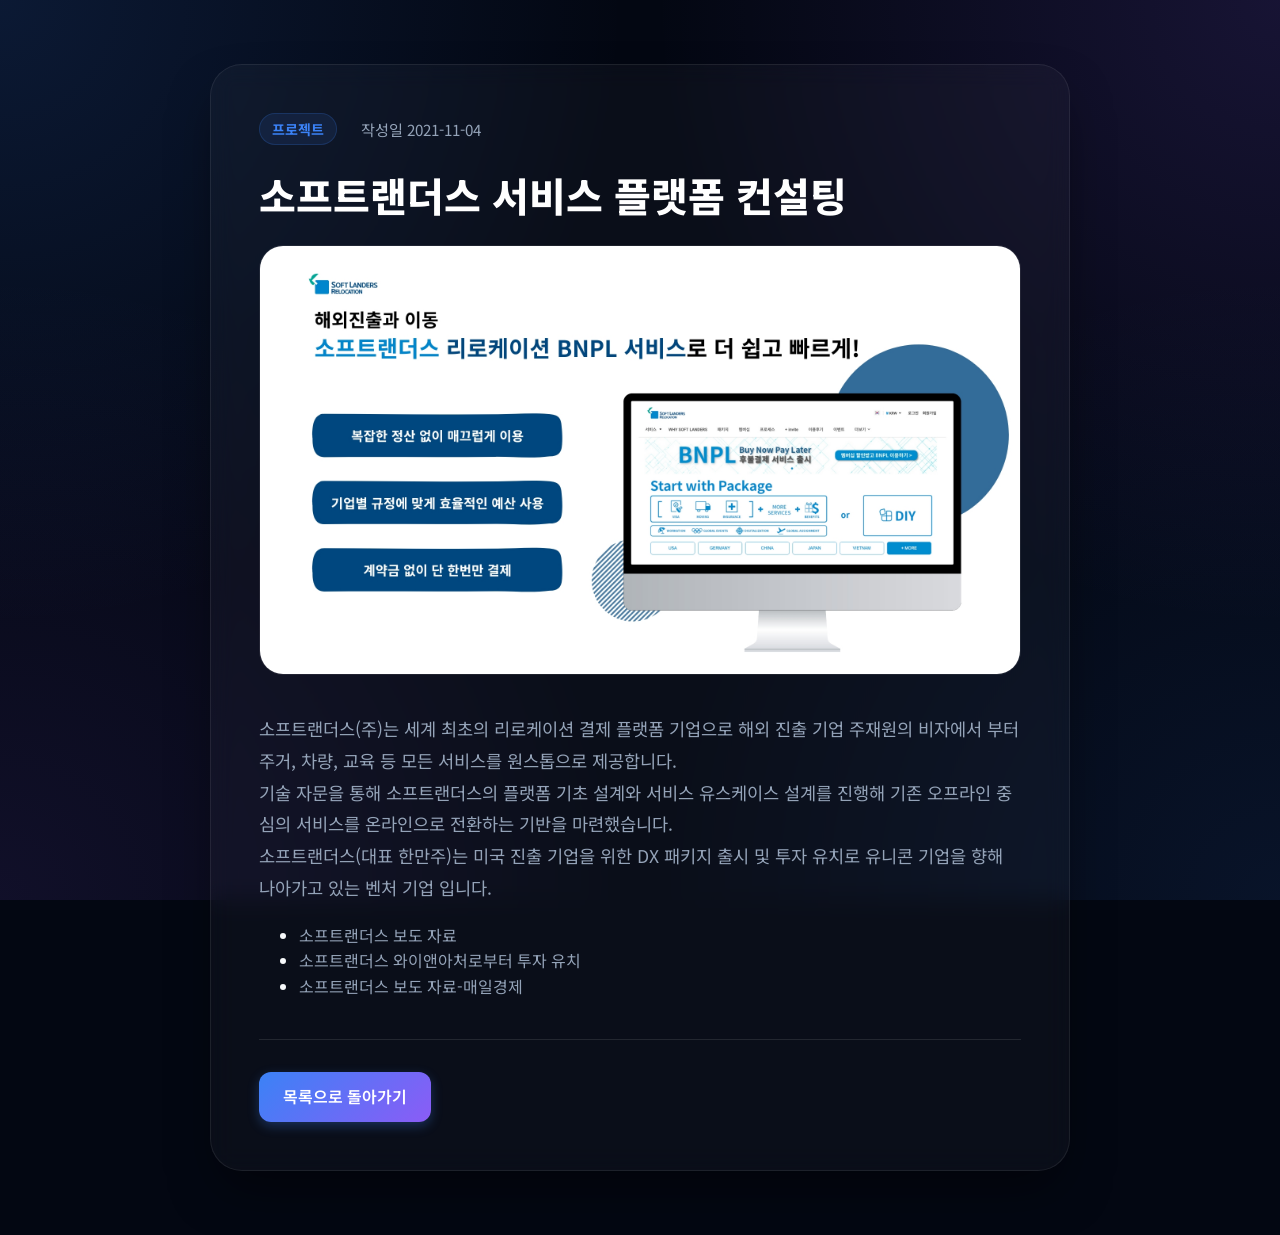
<file: news/5.html>
<!doctype html>
<html lang="ko">

<head>
  <meta charset="utf-8" />
  <meta name="viewport" content="width=device-width, initial-scale=1" />
  <meta name="description" content="OHDEP 소개" />
  <title>소프트랜더스 기술 컨설팅</title>
  <link rel="preconnect" href="https://fonts.googleapis.com" />
  <link rel="preconnect" href="https://fonts.gstatic.com" crossorigin />
  <link href="https://fonts.googleapis.com/css2?family=Noto+Sans+KR:wght@400;500;700;800&display=swap" rel="stylesheet" />
  <link rel="stylesheet" href="../style.css" />
</head>

<body>
  <main class="news-page">
    <div class="container">
      <article class="news-article">
        <div class="news-meta-top">
          <span class="news-chip">프로젝트</span>
          <span>작성일 2021-11-04</span>
        </div>
        <h1>소프트랜더스 서비스 플랫폼 컨설팅</h1>
        <img src="5.jpg" alt="소프트랜더스">
        <p>
          소프트랜더스(주)는 세계 최초의 리로케이션 결제 플랫폼 기업으로 해외 진출 기업 주재원의 비자에서 부터 주거, 차량, 교육 등 모든 서비스를 원스톱으로 제공합니다.<BR>
          기술 자문을 통해 소프트랜더스의 플랫폼 기초 설계와 서비스 유스케이스 설계를 진행해 기존 오프라인 중심의 서비스를 온라인으로 전환하는 기반을 마련했습니다.<br>
          소프트랜더스(대표 한만주)는 미국 진출 기업을 위한 DX 패키지 출시 및 투자 유치로 유니콘 기업을 향해 나아가고 있는 벤처 기업 입니다.
        </p>
        <ul>
          <li><a href="https://www.epnc.co.kr/news/articleView.html?idxno=238085">소프트랜더스 보도 자료</a></li>
          <li><a href="https://platum.kr/archives/266703">소프트랜더스 와이앤아처로부터 투자 유치</a></li>
          <li><a href="https://www.mk.co.kr/news/business/11453384">소프트랜더스 보도 자료-매일경제</a></li>
        </ul>
        <div class="news-actions">
          <a href="../index.html#news" class="btn-link">목록으로 돌아가기</a>
        </div>
      </article>
    </div>
  </main>
</body>

</html>
</file>
<file: style.css>
:root {
  --bg: #030712;
  --surface: rgba(255, 255, 255, 0.03);
  --surface-hover: rgba(255, 255, 255, 0.08);
  --text: #f8fafc;
  --text-muted: #94a3b8;
  --primary: #3b82f6;
  --primary-glow: rgba(59, 130, 246, 0.3);
  --accent: #8b5cf6;
  --line: rgba(255, 255, 255, 0.1);
  --shadow: 0 25px 50px -12px rgba(0, 0, 0, 0.5);
  --glass-bg: rgba(15, 23, 42, 0.6);
  --glass-border: rgba(255, 255, 255, 0.08);
}

* {
  box-sizing: border-box;
}

html {
  scroll-behavior: smooth;
}

body {
  margin: 0;
  font-family: "Noto Sans KR", sans-serif;
  background-color: var(--bg);
  background-image:
    radial-gradient(circle at 0% 0%, rgba(59, 130, 246, 0.15) 0%, transparent 40%),
    radial-gradient(circle at 100% 0%, rgba(139, 92, 246, 0.15) 0%, transparent 40%),
    radial-gradient(circle at 100% 100%, rgba(59, 130, 246, 0.1) 0%, transparent 40%),
    radial-gradient(circle at 0% 100%, rgba(139, 92, 246, 0.1) 0%, transparent 40%);
  background-attachment: fixed;
  color: var(--text);
  line-height: 1.6;
  -webkit-font-smoothing: antialiased;
}

a {
  text-decoration: none;
  color: var(--text-muted);
}

.container {
  width: min(1100px, 92%);
  margin: 0 auto;
}

.site-header {
  position: sticky;
  top: 0;
  z-index: 100;
  background: var(--glass-bg);
  backdrop-filter: blur(16px);
  -webkit-backdrop-filter: blur(16px);
  border-bottom: 1px solid var(--glass-border);
}

.header-inner {
  display: flex;
  align-items: center;
  justify-content: space-between;
  padding: 1.2rem 0;
  gap: 1rem;
}

.brand {
  font-size: 1.25rem;
  font-weight: 800;
  background: linear-gradient(135deg, var(--primary), var(--accent));
  -webkit-background-clip: text;
  background-clip: text;
  -webkit-text-fill-color: transparent;
  text-decoration: none;
  letter-spacing: -0.02em;
}

.nav {
  display: flex;
  gap: 1.5rem;
  flex-wrap: wrap;
}

.nav a {
  text-decoration: none;
  color: var(--text-muted);
  font-weight: 500;
  font-size: 0.95rem;
  transition: all 0.2s ease;
  position: relative;
}

.nav a::after {
  content: '';
  position: absolute;
  bottom: -4px;
  left: 0;
  width: 0;
  height: 2px;
  background: linear-gradient(90deg, var(--primary), var(--accent));
  transition: width 0.3s ease;
}

.nav a:hover {
  color: var(--text);
}

.nav a:hover::after,
.nav a.active::after {
  width: 100%;
}

.nav a.active {
  color: var(--primary);
}

.menu-toggle {
  display: none;
  border: 1px solid var(--glass-border);
  background: var(--surface);
  color: var(--text);
  border-radius: 0.75rem;
  padding: 0.5rem 0.75rem;
  font-size: 1.25rem;
  cursor: pointer;
  transition: background 0.2s ease;
}

.menu-toggle:hover {
  background: var(--surface-hover);
}

.section {
  padding: 2rem 0;
}

.section h2 {
  font-size: 2.25rem;
  font-weight: 800;
  margin: 0 0 2rem;
  background: linear-gradient(to right, var(--text), var(--text-muted));
  -webkit-background-clip: text;
  background-clip: text;
  -webkit-text-fill-color: transparent;
}

.hero {
  padding-top: 2rem;
  padding-bottom: 2rem;
}

.hero-grid {
  display: grid;
  grid-template-columns: 340px 1fr;
  gap: 4rem;
  align-items: center;
}

.profile-photo {
  width: 100%;
  border-radius: 2rem;
  border: 1px solid var(--glass-border);
  box-shadow: 0 0 40px var(--primary-glow);
  object-fit: cover;
  aspect-ratio: 4 / 5;
  transition: transform 0.5s cubic-bezier(0.4, 0, 0.2, 1);
}

.profile-photo:hover {
  transform: scale(1.02);
}

.eyebrow {
  display: inline-block;
  background: rgba(59, 130, 246, 0.1);
  color: var(--primary);
  border: 1px solid rgba(59, 130, 246, 0.2);
  border-radius: 999px;
  padding: 0.25rem 1rem;
  font-size: 0.875rem;
  font-weight: 700;
  letter-spacing: 0.05em;
  margin-bottom: 1rem;
  text-transform: uppercase;
}

.hero-text h1 {
  margin: 0;
  font-size: clamp(2.5rem, 6vw, 4rem);
  font-weight: 800;
  line-height: 1.1;
  background: linear-gradient(to bottom right, #ffffff 30%, #94a3b8);
  -webkit-background-clip: text;
  background-clip: text;
  -webkit-text-fill-color: transparent;
}

.subtitle {
  margin: 1rem 0 1rem;
  color: var(--text-muted);
  font-size: 1.25rem;
  font-weight: 500;
}

.quick-info {
  list-style: none;
  padding: 2rem;
  margin: 2rem 0 0;
  display: grid;
  gap: 0.75rem;
  background: var(--surface);
  border: 1px solid var(--glass-border);
  border-radius: 1.5rem;
  backdrop-filter: blur(8px);
}

.quick-info li {
  display: flex;
  align-items: center;
  gap: 0.75rem;
  color: var(--text-muted);
}

.quick-info strong {
  color: var(--primary);
  font-weight: 600;
  min-width: 70px;
}

.cards {
  display: grid;
  gap: 1.5rem;
  grid-template-columns: repeat(auto-fit, minmax(280px, 1fr));
}

.card {
  background: var(--surface);
  border: 1px solid var(--glass-border);
  border-radius: 1.5rem;
  padding: 2rem;
  backdrop-filter: blur(8px);
  transition: all 0.3s cubic-bezier(0.4, 0, 0.2, 1);
}

.card:hover {
  background: var(--surface-hover);
  transform: translateY(-5px);
  border-color: rgba(59, 130, 246, 0.3);
  box-shadow: 0 20px 40px -10px rgba(0, 0, 0, 0.3);
}

.card h3 {
  margin: 0.5rem 0 0.5rem;
  font-size: 1.25rem;
  font-weight: 700;
}

.date {
  margin: 0;
  font-size: 0.875rem;
  color: var(--text-muted);
}

.news-board-wrap {
  border: 1px solid var(--glass-border);
  border-radius: 1.5rem;
  overflow: hidden;
  background: var(--surface);
  backdrop-filter: blur(8px);
  box-shadow: var(--shadow);
}

.news-board {
  width: 100%;
  border-collapse: collapse;
}

.news-board th,
.news-board td {
  padding: 1.2rem 1.5rem;
  border-bottom: 1px solid var(--line);
  font-size: 1rem;
}

.news-board th {
  background: rgba(59, 130, 246, 0.1);
  color: var(--primary);
  font-weight: 700;
  text-align: left;
}

.news-board td a {
  color: var(--text);
  text-decoration: none;
  font-weight: 500;
  transition: color 0.2s ease;
}

.news-board td a:hover {
  color: var(--primary);
}

.project-list {
  display: grid;
  gap: 2.5rem;
}

.project-item {
  display: grid;
  grid-template-columns: 200px 1fr;
  gap: 0;
  background: var(--surface);
  border: 1px solid var(--glass-border);
  border-radius: 1.5rem;
  overflow: hidden;
  backdrop-filter: blur(8px);
  transition: all 0.4s cubic-bezier(0.4, 0, 0.2, 1);
}

.project-item:hover {
  background: var(--surface-hover);
  border-color: rgba(59, 130, 246, 0.3);
  transform: translateY(-8px);
  box-shadow: 0 30px 60px -12px rgba(0, 0, 0, 0.5);
}

.project-item img {
  width: 100%;
  height: 100%;
  object-fit: cover;
  transition: transform 0.6s ease;
}

.project-item:hover img {
  transform: scale(1.05);
}

.project-body {
  padding: 1.5rem 2rem;
  display: flex;
  flex-direction: column;
  justify-content: center;
}

.project-body h3 {
  margin: 0 0 1rem;
  font-size: 1.5rem;
  font-weight: 700;
  background: linear-gradient(to right, #fff, #94a3b8);
  -webkit-background-clip: text;
  background-clip: text;
  -webkit-text-fill-color: transparent;
}

.project-body p {
  margin: 0;
  color: var(--text-muted);
  font-size: 1.1rem;
  line-height: 1.7;
}

.news-page {
  padding: 4rem 0;
}

.news-article {
  max-width: 860px;
  margin: 0 auto;
  background: var(--surface);
  border: 1px solid var(--glass-border);
  border-radius: 2rem;
  padding: 3rem;
  backdrop-filter: blur(12px);
  box-shadow: var(--shadow);
}

.news-meta-top {
  display: flex;
  flex-wrap: wrap;
  gap: 0.75rem 1.5rem;
  align-items: center;
  color: var(--text-muted);
  font-size: 0.95rem;
}

.news-chip {
  display: inline-block;
  background: rgba(59, 130, 246, 0.1);
  color: var(--primary);
  border: 1px solid rgba(59, 130, 246, 0.2);
  border-radius: 999px;
  padding: 0.25rem 0.75rem;
  font-weight: 700;
  font-size: 0.875rem;
}

.news-article h1 {
  margin: 1.5rem 0 1.5rem;
  font-size: clamp(1.75rem, 4vw, 2.5rem);
  font-weight: 800;
  line-height: 1.3;
  color: #fff;
}

.news-article img {
  width: 100%;
  border-radius: 1.5rem;
  margin-bottom: 2rem;
  object-fit: cover;
  max-height: 500px;
  border: 1px solid var(--glass-border);
}

.news-article p {
  margin: 0 0 1.2rem;
  color: var(--text-muted);
  font-size: 1.1rem;
  line-height: 1.8;
}

.news-actions {
  margin-top: 2.5rem;
  padding-top: 2rem;
  border-top: 1px solid var(--line);
}

.btn-link {
  display: inline-block;
  text-decoration: none;
  background: linear-gradient(135deg, var(--primary), var(--accent));
  color: #ffffff;
  border-radius: 0.75rem;
  padding: 0.75rem 1.5rem;
  font-size: 1rem;
  font-weight: 600;
  transition: all 0.3s ease;
  box-shadow: 0 4px 12px rgba(59, 130, 246, 0.3);
}

.btn-link:hover {
  transform: translateY(-2px);
  box-shadow: 0 8px 20px rgba(59, 130, 246, 0.4);
  filter: brightness(1.1);
}

.list {
  margin: 0;
  padding: 0;
  list-style: none;
  display: grid;
  gap: 1.5rem;
}

.list li {
  background: var(--surface);
  border: 1px solid var(--glass-border);
  border-radius: 1rem;
  padding: 1.25rem 1.5rem;
  transition: all 0.2s ease;
}

.list li:hover {
  background: var(--surface-hover);
  border-color: var(--primary);
  transform: translateX(8px);
}

.list li strong {
  display: block;
  font-size: 1.1rem;
  color: #fff;
  margin-bottom: 0.25rem;
}

.list span {
  display: block;
  color: var(--text-muted);
  font-size: 0.95rem;
}

.site-footer {
  background: rgba(3, 7, 18, 0.8);
  backdrop-filter: blur(8px);
  color: var(--text-muted);
  padding: 3rem 0;
  margin-top: 6rem;
  border-top: 1px solid var(--glass-border);
  text-align: center;
}

.site-footer p {
  margin: 0;
  font-size: 0.95rem;
}

@media (max-width: 900px) {
  .hero-grid {
    grid-template-columns: 1fr;
    gap: 3rem;
    text-align: center;
  }

  .profile-photo {
    max-width: 320px;
    margin: 0 auto;
  }

  .quick-info {
    text-align: left;
  }

  .project-item {
    grid-template-columns: 1fr;
  }
}

@media (max-width: 760px) {
  .site-header {
    padding: 0.5rem 0;
  }

  .menu-toggle {
    display: inline-flex;
  }

  .nav {
    position: absolute;
    right: 4%;
    top: calc(100% + 1rem);
    background: var(--glass-bg);
    backdrop-filter: blur(24px);
    border: 1px solid var(--glass-border);
    border-radius: 1.25rem;
    padding: 1rem;
    box-shadow: var(--shadow);
    display: none;
    flex-direction: column;
    min-width: 200px;
    gap: 1rem;
  }

  .nav.open {
    display: flex;
    animation: slideDown 0.3s ease-out;
  }

  @keyframes slideDown {
    from {
      opacity: 0;
      transform: translateY(-10px);
    }

    to {
      opacity: 1;
      transform: translateY(0);
    }
  }

  .section {
    padding: 4rem 0;
  }

  .section h2 {
    font-size: 1.75rem;
  }

  .news-board th,
  .news-board td {
    font-size: 0.875rem;
    padding: 1rem 0.75rem;
  }

  .news-board th:nth-child(1),
  .news-board td:nth-child(1) {
    display: none;
  }

  .project-body {
    padding: 1.5rem;
  }

  .news-article {
    padding: 1.5rem;
  }
}
</file>
